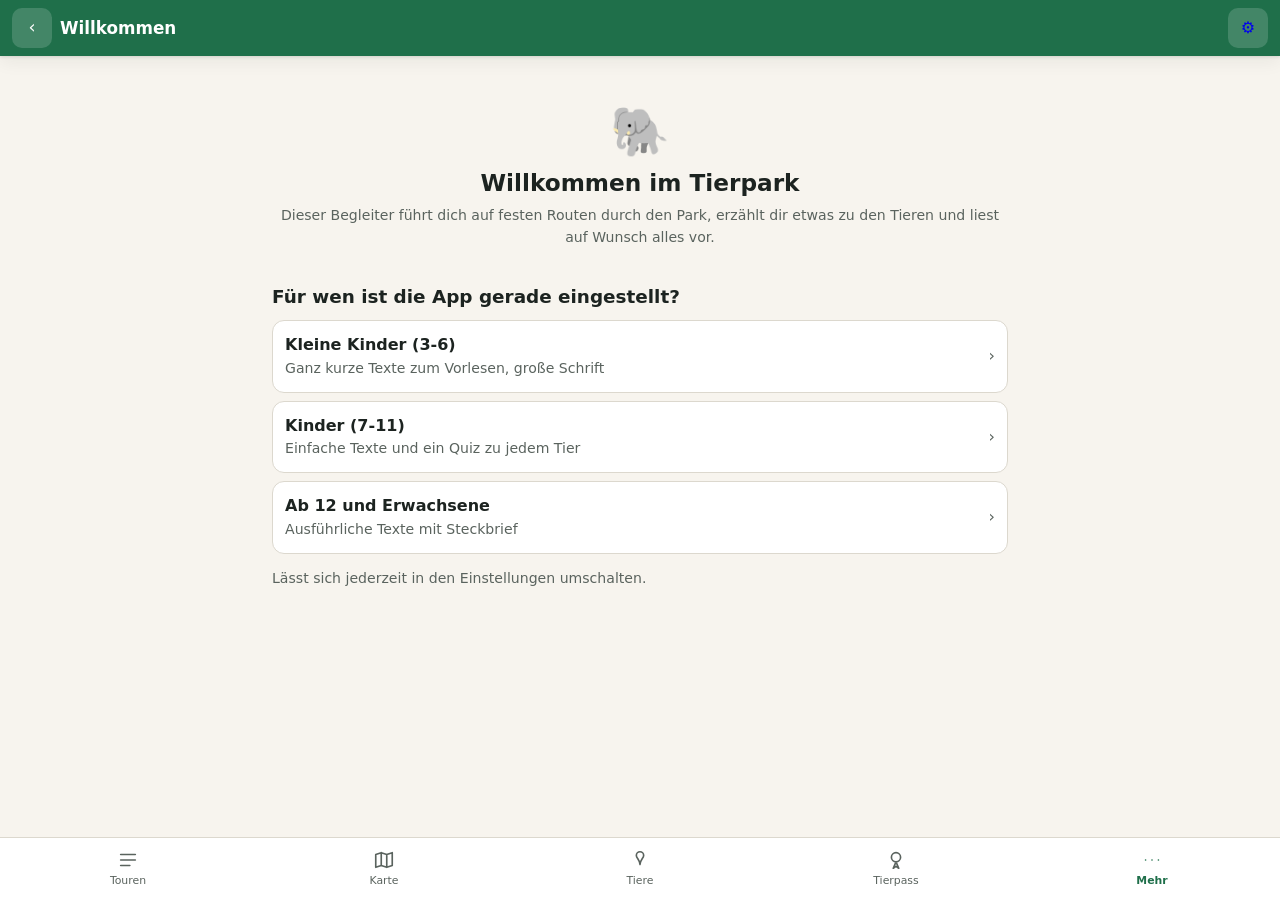
<file: index.html>
<!doctype html>
<html lang="de">
<head>
  <meta charset="utf-8">
  <meta name="viewport" content="width=device-width, initial-scale=1, viewport-fit=cover">
  <title>Tierpark-Begleiter</title>
  <meta name="description" content="Geführte Rundwege durch den Tierpark mit Karte, Tierlexikon und Vorlesefunktion - offline nutzbar.">
  <meta name="theme-color" content="#1f6f4a">
  <meta name="color-scheme" content="light dark">
  <meta name="apple-mobile-web-app-capable" content="yes">
  <meta name="apple-mobile-web-app-title" content="Tierpark">
  <link rel="manifest" href="./manifest.webmanifest">
  <link rel="icon" href="./icons/icon-192.png">
  <link rel="apple-touch-icon" href="./icons/icon-192.png">
  <link rel="stylesheet" href="./app/styles.css">
</head>
<body>
  <header class="kopf">
    <button id="zurueck" hidden aria-label="Zurück">‹</button>
    <div class="kopf__titel">Tierpark-Begleiter</div>
    <a href="#/einstellungen" aria-label="Einstellungen" style="text-decoration:none">
      <span style="display:grid;place-items:center;width:40px;height:40px;border-radius:10px;background:rgba(255,255,255,.16)">⚙</span>
    </a>
  </header>

  <main id="inhalt"></main>

  <nav class="nav" aria-label="Hauptnavigation"></nav>

  <noscript>
    <p style="padding:20px">Diese App braucht JavaScript. Bitte im Browser aktivieren.</p>
  </noscript>

  <script type="module" src="./app/app.js"></script>
  <script>
    /* Selbstreparatur: Startet die App nicht (leerer Inhalt nach 3,5 s),
     * liegt meist ein unvollständiger Offline-Cache vor. Dann einmal
     * Cache und Service Worker verwerfen und neu laden; klappt auch das
     * nicht, Hinweis mit Reparatur-Knopf anzeigen. */
    setTimeout(function () {
      var inhalt = document.getElementById('inhalt');
      if (!inhalt || inhalt.childElementCount > 0) return;
      var aufräumen = function () {
        var schritte = [];
        if ('caches' in window) {
          schritte.push(caches.keys().then(function (ks) {
            return Promise.all(ks.map(function (k) { return caches.delete(k); }));
          }));
        }
        if (navigator.serviceWorker) {
          schritte.push(navigator.serviceWorker.getRegistrations().then(function (rs) {
            return Promise.all(rs.map(function (r) { return r.unregister(); }));
          }));
        }
        return Promise.all(schritte);
      };
      if (!sessionStorage.getItem('reparaturversuch')) {
        sessionStorage.setItem('reparaturversuch', '1');
        aufräumen().then(function () { location.reload(); });
      } else {
        inhalt.innerHTML = '<div style="padding:32px 16px;text-align:center">' +
          '<p>Die App konnte nicht vollständig geladen werden.</p>' +
          '<button id="reparieren" style="padding:14px 20px;border:0;border-radius:12px;background:#1f6f4a;color:#fff;font-size:1rem">App reparieren und neu laden</button></div>';
        document.getElementById('reparieren').onclick = function () {
          sessionStorage.removeItem('reparaturversuch');
          aufräumen().then(function () { location.reload(); });
        };
      }
    }, 3500);
  </script>
</body>
</html>
</file>
<file: app/styles.css>
/* Tierpark-Begleiter - Styles
 * Mobile first. Grosse Tippflaechen, hoher Kontrast, lesbar bei Sonne. */

:root {
  --gruen: #1f6f4a;
  --gruen-dunkel: #14512f;
  --gruen-hell: #e6f2ea;
  --sand: #f7f4ee;
  --text: #1c2320;
  --text-schwach: #5a635e;
  --linie: #dcd8ce;
  --karte: #ffffff;
  --akzent: #c2622a;
  --blau: #2f6f9f;
  --schatten: 0 1px 3px rgba(20, 30, 25, 0.12), 0 6px 18px rgba(20, 30, 25, 0.06);
  --radius: 14px;
  --kopf-hoehe: 56px;
  --nav-hoehe: 62px;
}

@media (prefers-color-scheme: dark) {
  :root {
    --gruen: #4fae7f;
    --gruen-dunkel: #2c6b4c;
    --gruen-hell: #172a20;
    --sand: #121714;
    --text: #e8ede9;
    --text-schwach: #9aa8a0;
    --linie: #2a3630;
    --karte: #1a221e;
    --akzent: #e08a4e;
    --blau: #6fb0dd;
    --schatten: 0 1px 3px rgba(0, 0, 0, 0.4);
  }
}

* { box-sizing: border-box; }

html { -webkit-text-size-adjust: 100%; }

body {
  margin: 0;
  touch-action: manipulation;
  font-family: system-ui, -apple-system, "Segoe UI", Roboto, sans-serif;
  background: var(--sand);
  color: var(--text);
  line-height: 1.55;
  overscroll-behavior-y: contain;
}

h1, h2, h3 { line-height: 1.25; margin: 0 0 8px; }
h1 { font-size: 1.45rem; }
h2 { font-size: 1.15rem; }
h3 { font-size: 1rem; }
p { margin: 0 0 12px; }

button { font: inherit; color: inherit; }

/* ---------- Kopfzeile ---------- */
.kopf {
  position: sticky;
  top: 0;
  z-index: 30;
  height: var(--kopf-hoehe);
  display: flex;
  align-items: center;
  gap: 8px;
  padding: 0 12px;
  background: var(--gruen);
  color: #fff;
  box-shadow: var(--schatten);
  padding-top: env(safe-area-inset-top);
  height: calc(var(--kopf-hoehe) + env(safe-area-inset-top));
}
.kopf__titel {
  font-size: 1.05rem;
  font-weight: 650;
  flex: 1;
  min-width: 0;
  overflow: hidden;
  text-overflow: ellipsis;
  white-space: nowrap;
}
.kopf button {
  background: rgba(255, 255, 255, 0.16);
  border: 0;
  color: #fff;
  width: 40px;
  height: 40px;
  border-radius: 10px;
  display: grid;
  place-items: center;
  font-size: 1.1rem;
  cursor: pointer;
}
.kopf button:active { background: rgba(255, 255, 255, 0.3); }

/* ---------- Inhalt ---------- */
main {
  padding: 14px 12px calc(var(--nav-hoehe) + 28px + env(safe-area-inset-bottom));
  max-width: 760px;
  margin: 0 auto;
}

.karte {
  background: var(--karte);
  border-radius: var(--radius);
  box-shadow: var(--schatten);
  padding: 14px;
  margin-bottom: 12px;
}

.hinweis {
  background: var(--gruen-hell);
  border-left: 4px solid var(--gruen);
  border-radius: 8px;
  padding: 10px 12px;
  font-size: 0.9rem;
  color: var(--text-schwach);
  margin-bottom: 12px;
}
.hinweis strong { color: var(--text); }

.schwach { color: var(--text-schwach); font-size: 0.88rem; }

/* ---------- Tourliste ---------- */
.tour-karte {
  display: block;
  width: 100%;
  text-align: left;
  background: var(--karte);
  border: 1px solid var(--linie);
  border-radius: var(--radius);
  box-shadow: var(--schatten);
  padding: 14px;
  margin-bottom: 12px;
  cursor: pointer;
}
.tour-karte:active { transform: scale(0.995); }
.tour-karte__kopf { display: flex; align-items: center; gap: 10px; margin-bottom: 6px; }
.tour-karte__emoji { font-size: 1.6rem; }
.tour-karte__titel { font-weight: 650; font-size: 1.05rem; }
.tour-karte__meta { display: flex; flex-wrap: wrap; gap: 6px; margin-top: 10px; }

.chip {
  display: inline-flex;
  align-items: center;
  gap: 4px;
  background: var(--gruen-hell);
  color: var(--gruen-dunkel);
  border-radius: 999px;
  padding: 3px 10px;
  font-size: 0.8rem;
  font-weight: 600;
  white-space: nowrap;
}
@media (prefers-color-scheme: dark) { .chip { color: var(--gruen); } }
.chip--warn { background: #fbe9d8; color: #8a4a17; }
@media (prefers-color-scheme: dark) { .chip--warn { background: #3a2a1a; color: var(--akzent); } }

/* ---------- Buttons ---------- */
.btn {
  display: inline-flex;
  align-items: center;
  justify-content: center;
  gap: 8px;
  border: 0;
  border-radius: 12px;
  padding: 13px 16px;
  font-weight: 650;
  cursor: pointer;
  background: var(--gruen);
  color: #fff;
  min-height: 48px;
}
.btn:active { filter: brightness(0.92); }
.btn--breit { width: 100%; }
.btn--zweit { background: var(--karte); color: var(--text); border: 1px solid var(--linie); }
.btn--klein { padding: 8px 12px; min-height: 40px; font-size: 0.9rem; }
.btn[disabled] { opacity: 0.45; cursor: default; }

.knopfreihe { display: flex; gap: 8px; }
.knopfreihe > * { flex: 1; }

/* ---------- Tourfuehrung ---------- */
.fortschritt {
  height: 6px;
  background: var(--linie);
  border-radius: 999px;
  overflow: hidden;
  margin: 4px 0 14px;
}
.fortschritt__balken { height: 100%; background: var(--gruen); transition: width 0.3s; }

.station-kopf { display: flex; align-items: flex-start; gap: 12px; margin-bottom: 4px; }
.station-nr {
  flex: 0 0 auto;
  width: 38px; height: 38px;
  border-radius: 50%;
  background: var(--gruen);
  color: #fff;
  display: grid; place-items: center;
  font-weight: 700;
}

.tier-liste { display: grid; gap: 8px; margin-top: 12px; }
.tier-zeile {
  display: flex;
  align-items: center;
  gap: 10px;
  width: 100%;
  text-align: left;
  background: var(--karte);
  border: 1px solid var(--linie);
  border-radius: 12px;
  padding: 12px;
  cursor: pointer;
  min-height: 52px;
}
.tier-zeile__punkt { width: 10px; height: 10px; border-radius: 50%; flex: 0 0 auto; }
.tier-zeile__name { font-weight: 600; }
.tier-zeile__pfeil { margin-left: auto; color: var(--text-schwach); }

.steckbrief { display: grid; gap: 0; margin: 12px 0; border-top: 1px solid var(--linie); }
.steckbrief div {
  display: grid;
  grid-template-columns: 38% 1fr;
  gap: 10px;
  padding: 9px 2px;
  border-bottom: 1px solid var(--linie);
  font-size: 0.94rem;
}
.steckbrief dt, .steckbrief span:first-child { color: var(--text-schwach); }

.wusstest { margin: 0; padding-left: 20px; }
.wusstest li { margin-bottom: 8px; }

/* ---------- Vorleser ---------- */
.vorleser {
  position: sticky;
  bottom: calc(var(--nav-hoehe) + env(safe-area-inset-bottom));
  z-index: 20;
  background: var(--karte);
  border: 1px solid var(--linie);
  border-radius: 14px;
  box-shadow: var(--schatten);
  padding: 10px;
  display: flex;
  align-items: center;
  gap: 8px;
  margin-top: 14px;
}
.vorleser__status { flex: 1; font-size: 0.85rem; color: var(--text-schwach); min-width: 0; }
.vorleser__rund {
  width: 46px; height: 46px;
  border-radius: 50%;
  border: 0;
  background: var(--gruen);
  color: #fff;
  font-size: 1.1rem;
  display: grid; place-items: center;
  cursor: pointer;
  flex: 0 0 auto;
}
.vorleser__rund--zweit { background: var(--linie); color: var(--text); }

/* ---------- Karte (SVG) ---------- */
.kartenbox {
  position: relative;
  background: var(--karte);
  border-radius: var(--radius);
  box-shadow: var(--schatten);
  overflow: hidden;
  /* Ein Finger darf die Seite scrollen; die Karte reagiert erst ab zwei
   * Fingern (bzw. per Maus). pan-y laesst vertikales Scrollen durch. */
  touch-action: pan-y;
}
.karten-tipp {
  position: absolute;
  inset: 0;
  display: grid;
  place-items: center;
  background: rgba(20, 30, 25, 0.5);
  color: #fff;
  font-weight: 650;
  text-align: center;
  padding: 24px;
  opacity: 0;
  pointer-events: none;
  transition: opacity 0.25s;
  z-index: 5;
}
.karten-tipp.sichtbar { opacity: 1; }
.kompass {
  position: absolute;
  top: 10px;
  right: 10px;
  z-index: 4;
  width: 40px;
  height: 40px;
  border-radius: 50%;
  background: var(--karte);
  box-shadow: var(--schatten);
  display: grid;
  place-items: center;
  font-size: 1rem;
  line-height: 1;
  color: var(--akzent);
  pointer-events: none;
}
.kompass span {
  position: absolute;
  bottom: 3px;
  font-size: 0.55rem;
  font-weight: 700;
  color: var(--text-schwach);
}
.kartenbox svg { display: block; width: 100%; height: auto; }
.marker-kreis { cursor: pointer; }
.marker-text { font-size: 2.6px; font-weight: 700; fill: #fff; pointer-events: none; text-anchor: middle; }
.marker-label {
  font-size: 2px;
  opacity: 0;
  transition: opacity 0.25s;
  fill: var(--text);
  text-anchor: middle;
  paint-order: stroke;
  stroke: var(--karte);
  stroke-width: 0.9px;
  pointer-events: none;
}
.route-linie { fill: none; stroke: var(--akzent); stroke-width: 0.9; stroke-dasharray: 2.4 1.8; stroke-linecap: round; }
svg.zeige-labels .marker-label,
.marker--aktiv .marker-label { opacity: 1; }

/* Pfeil-Navigation */
.nav-linie {
  fill: none;
  stroke: #e0552f;
  stroke-width: 1.4;
  stroke-linecap: round;
  stroke-linejoin: round;
  stroke-dasharray: 3 2.4;
  animation: nav-laufen 1.1s linear infinite;
  opacity: 0.9;
}
@keyframes nav-laufen { to { stroke-dashoffset: -5.4; } }
.nav-pfeil { fill: #e0552f; stroke: #fff; stroke-width: 0.25; }
.nav-ziel {
  font-size: 7px;
  text-anchor: middle;
  transform-box: fill-box;
  transform-origin: center bottom;
  animation: nav-huepfen 1s ease-in-out infinite;
}
@keyframes nav-huepfen {
  0%, 100% { transform: translateY(0) scale(1); }
  50% { transform: translateY(-1.6px) scale(1.08); }
}
.nav-banner { border-left: 4px solid #e0552f; }
.nav-banner .chip { margin-top: 4px; }
.flaechen-label {
  font-size: 1.9px;
  font-style: italic;
  fill: #6d7a66;
  text-anchor: middle;
  pointer-events: none;
}
/* 3D-Ansicht: breiterer Ausschnitt, daher etwas groessere Schrift und Linien */
.svg3d .marker-label { font-size: 2.8px; }
.svg3d .marker-text { font-size: 3.2px; }
.svg3d .route-linie { stroke-width: 1.3; }
.ich-punkt { fill: #2f6f9f; stroke: #fff; stroke-width: 0.8; }

.karten-werkzeug {
  display: flex; gap: 8px; padding: 10px; border-top: 1px solid var(--linie);
  flex-wrap: wrap;
  align-items: center;
}
.osm-hinweis { font-size: 0.68rem; color: var(--text-schwach); margin-left: auto; }

/* ---------- Suche & Filter ---------- */
.suche {
  width: 100%;
  padding: 13px 14px;
  border-radius: 12px;
  border: 1px solid var(--linie);
  background: var(--karte);
  color: var(--text);
  font-size: 1rem;
  margin-bottom: 10px;
}
.filterzeile { display: flex; gap: 6px; overflow-x: auto; padding-bottom: 8px; margin-bottom: 6px; }
.filterzeile::-webkit-scrollbar { display: none; }
.filter-chip {
  border: 1px solid var(--linie);
  background: var(--karte);
  color: var(--text);
  border-radius: 999px;
  padding: 8px 14px;
  white-space: nowrap;
  cursor: pointer;
  font-size: 0.88rem;
  min-height: 40px;
}
.filter-chip[aria-pressed='true'] { background: var(--gruen); color: #fff; border-color: var(--gruen); }

/* ---------- Untere Navigation ---------- */
.nav {
  position: fixed;
  bottom: 0; left: 0; right: 0;
  z-index: 40;
  display: grid;
  grid-template-columns: repeat(5, 1fr);
  background: var(--karte);
  border-top: 1px solid var(--linie);
  padding-bottom: env(safe-area-inset-bottom);
}
.nav a {
  display: grid;
  place-items: center;
  gap: 2px;
  padding: 8px 2px;
  text-decoration: none;
  color: var(--text-schwach);
  font-size: 0.68rem;
  min-height: var(--nav-hoehe);
  align-content: center;
}
.nav a[aria-current='page'] { color: var(--gruen); font-weight: 650; }
.nav svg { width: 22px; height: 22px; }

/* ---------- Sonstiges ---------- */
.erledigt { opacity: 0.55; }
.abstand { height: 8px; }
.zeile-zwischen { display: flex; align-items: center; justify-content: space-between; gap: 10px; }

.schalter { display: flex; align-items: center; justify-content: space-between; gap: 12px; padding: 12px 0; border-bottom: 1px solid var(--linie); }
.schalter:last-child { border-bottom: 0; }
input[type='range'] { width: 130px; }
select, input[type='time'], input[type='text'] {
  font: inherit;
  padding: 9px 10px;
  border-radius: 10px;
  border: 1px solid var(--linie);
  background: var(--sand);
  color: var(--text);
  max-width: 60%;
}

.leer { text-align: center; color: var(--text-schwach); padding: 32px 12px; }

/* ---------- Tierpass ---------- */
.stempel-gitter {
  display: grid;
  grid-template-columns: repeat(4, 1fr);
  gap: 8px;
  margin: 14px 0 10px;
}
.stempel {
  display: grid;
  gap: 4px;
  justify-items: center;
  background: var(--karte);
  border: 1.5px dashed var(--linie);
  border-radius: 12px;
  padding: 10px 4px;
  cursor: pointer;
  min-height: 72px;
}
.stempel__bild { font-size: 1.5rem; filter: grayscale(1); opacity: 0.45; }
.stempel__name { font-size: 0.62rem; color: var(--text-schwach); text-align: center; line-height: 1.2; }
.stempel--da { border-style: solid; border-color: var(--gruen); background: var(--gruen-hell); }
.stempel--da .stempel__bild { filter: none; opacity: 1; }
.stempel--da .stempel__name { color: var(--text); font-weight: 600; }

.quest { display: flex; align-items: center; gap: 12px; }
.quest__icon {
  flex: 0 0 auto;
  width: 42px; height: 42px;
  border-radius: 50%;
  display: grid; place-items: center;
  font-size: 1.2rem;
  background: var(--sand);
  border: 1.5px dashed var(--linie);
}
.quest--fertig .quest__icon { background: var(--gruen); color: #fff; border-style: solid; border-color: var(--gruen); }
.quest--fertig { border-left: 4px solid var(--gruen); }

details.quest { display: block; }
details.quest summary {
  display: flex;
  align-items: center;
  gap: 12px;
  cursor: pointer;
  list-style: none;
}
details.quest summary::-webkit-details-marker { display: none; }
.quest__kopf { flex: 1; min-width: 0; }
details.quest[open] summary { margin-bottom: 10px; }

.aufgaben { margin: 0; padding: 0; list-style: none; border-top: 1px solid var(--linie); }
.aufgabe {
  display: flex;
  gap: 10px;
  align-items: flex-start;
  padding: 10px 0;
  border-bottom: 1px solid var(--linie);
}
.aufgabe:last-child { border-bottom: 0; }
.aufgabe__haken {
  flex: 0 0 auto;
  width: 28px; height: 28px;
  border-radius: 50%;
  border: 2px solid var(--linie);
  background: var(--karte);
  color: #fff;
  font-weight: 700;
  cursor: pointer;
  display: grid; place-items: center;
}
.aufgabe--fertig .aufgabe__haken { background: var(--gruen); border-color: var(--gruen); }
.aufgabe--fertig > div > span { opacity: 0.55; text-decoration: line-through; }
.aufgabe__antwort { margin-top: 4px; }
.aufgabe__antwort summary {
  color: var(--gruen);
  font-size: 0.85rem;
  font-weight: 600;
  cursor: pointer;
  list-style: none;
}
.aufgabe__antwort summary::-webkit-details-marker { display: none; }
.aufgabe__antwort p {
  margin: 6px 0 0;
  padding: 8px 10px;
  background: var(--gruen-hell);
  border-radius: 8px;
  font-size: 0.9rem;
}

/* ---------- Altersstufen ---------- */
/* Je juenger, desto groesser Schrift und Tippflaechen. */
body[data-alterstufe='kind'] { font-size: 1.06rem; }
body[data-alterstufe='kind'] h1 { font-size: 1.6rem; }

body[data-alterstufe='mini'] { font-size: 1.18rem; line-height: 1.6; }
body[data-alterstufe='mini'] h1 { font-size: 1.8rem; }
body[data-alterstufe='mini'] h2 { font-size: 1.3rem; }
body[data-alterstufe='mini'] .tier-zeile { min-height: 64px; padding: 15px; }
body[data-alterstufe='mini'] .btn { min-height: 56px; font-size: 1.05rem; }
body[data-alterstufe='mini'] .schwach { font-size: 1rem; }
body[data-alterstufe='mini'] .tour-karte__emoji { font-size: 2rem; }

@media (prefers-reduced-motion: reduce) {
  * { transition: none !important; animation: none !important; }
}
</file>
